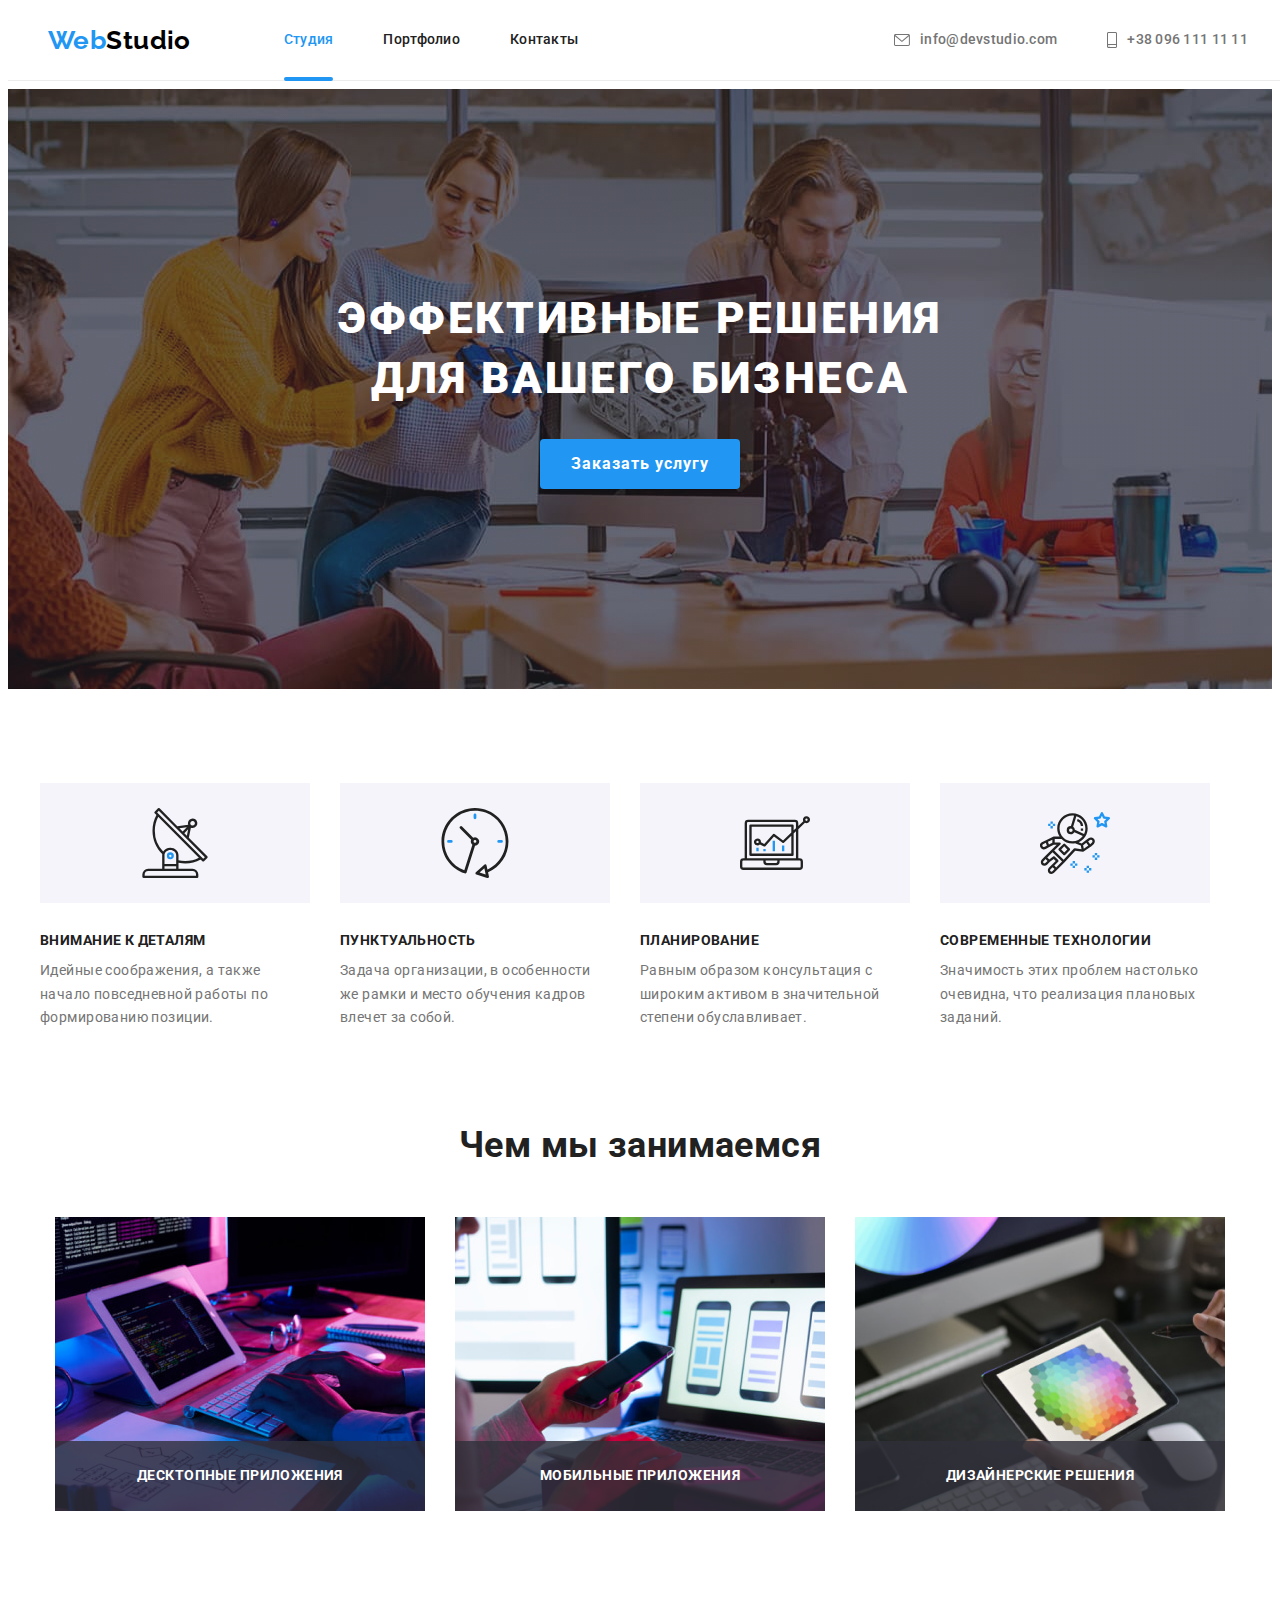
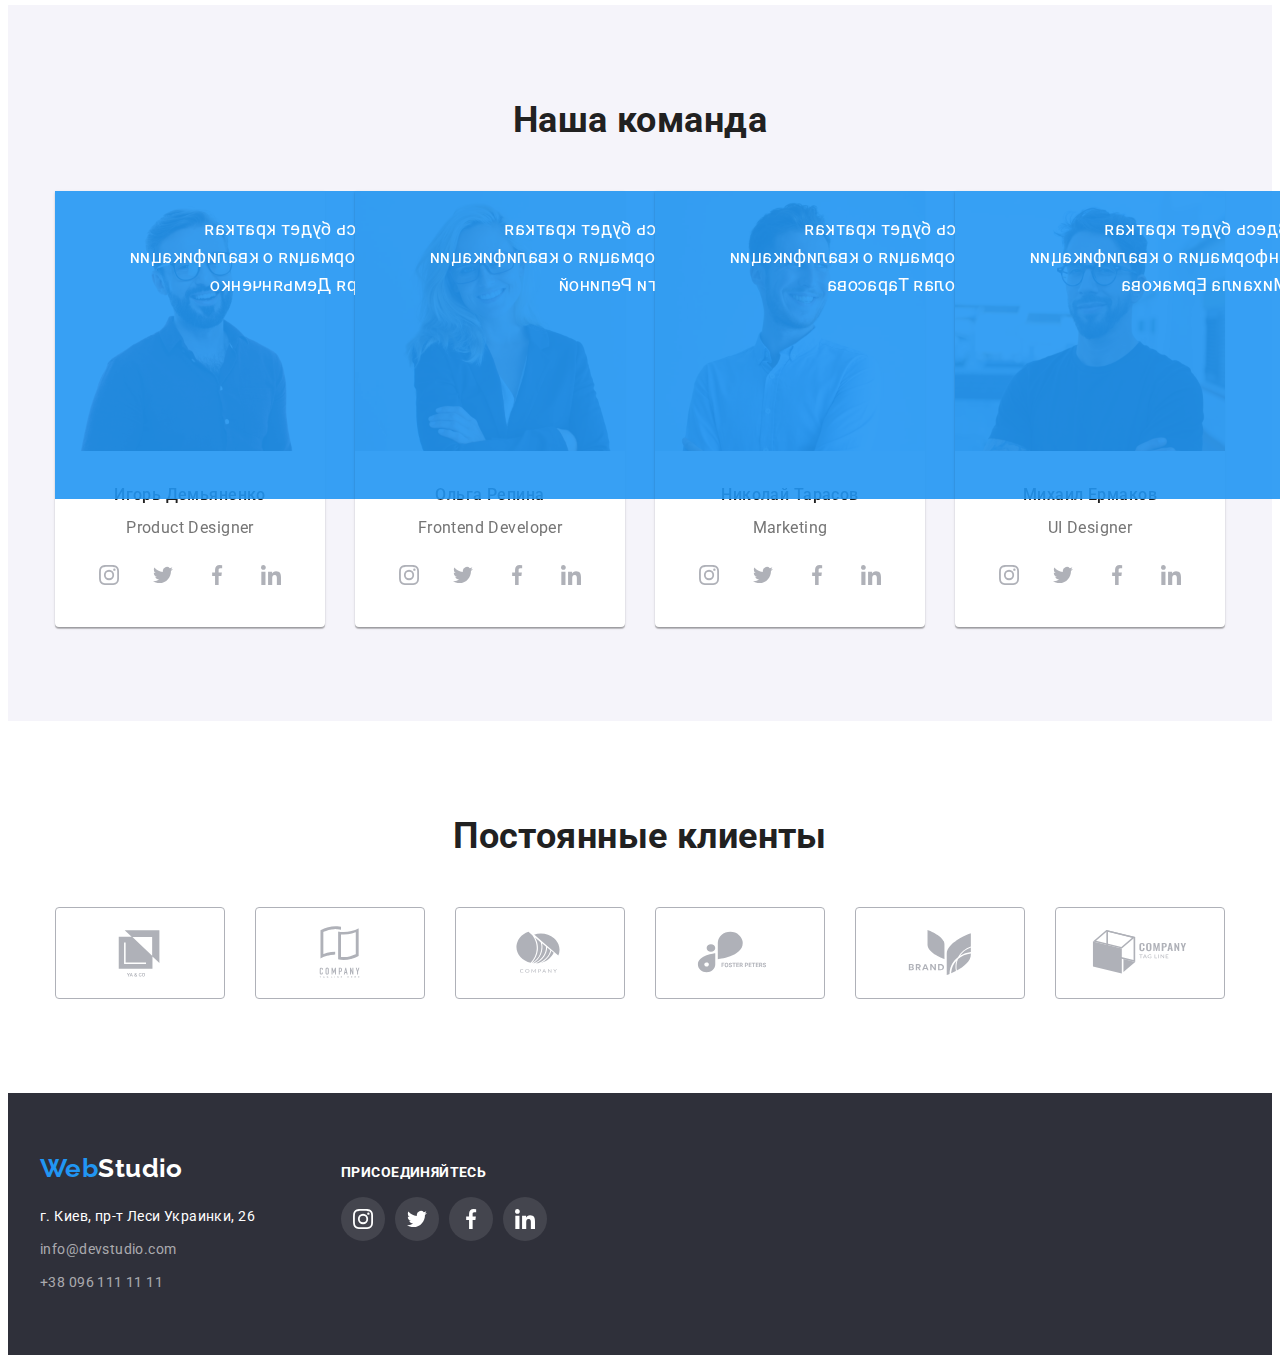
<file: index.html>
<!DOCTYPE html>
<html lang="ru">
<head>
    <meta charset="UTF-8">
    <meta http-equiv="X-UA-Compatible" content="IE=edge">
    <meta name="viewport" content="width=device-width, initial-scale=1.0">
    <title>Студия</title>
    <link rel="preconnect" href="https://fonts.googleapis.com">
    <link rel="preconnect" href="https://fonts.gstatic.com" crossorigin>
    <link href="https://fonts.googleapis.com/css2?family=Raleway:wght@700&family=Roboto:wght@400;500;700;900&display=swap"
        rel="stylesheet">
    <link rel="stylesheet" href="https://cdnjs.cloudflare.com/ajax/libs/modern-normalize/1.1.0/modern-normalize.min.css"
        integrity="sha512-wpPYUAdjBVSE4KJnH1VR1HeZfpl1ub8YT/NKx4PuQ5NmX2tKuGu6U/JRp5y+Y8XG2tV+wKQpNHVUX03MfMFn9Q=="
        crossorigin="anonymous" referrerpolicy="no-referrer">
    <link rel="stylesheet" href="./css/styles.css">
</head>
<body>
    <!-- Шапка -->
    <header class="page-header">
       <div class="header-container container">
            <nav class="header-item site-nav">
                <a href="./index.html" class="site-nav-item header-logo logo">
                    <span class="logo-part">Web</span>Studio
                </a>
            
                <ul class="site-nav-item nav-tabs list">
                    <li class="nav-tabs-item"><a href="./index.html" class="nav-tab link current">Студия</a></li>
                    <li class="nav-tabs-item"><a href="./portfolio.html" class="nav-tab link">Портфолио</a></li>
                    <li class="nav-tabs-item"><a href="" class="nav-tab link">Контакты</a></li>
                </ul>
            
            </nav>
            
            <ul class="header-item auth-nav list">
                <li class="auth-nav-item">
                    <a href="mailto:" class="nav-auth link"> 
                        <svg class="auth-icon-box " width=16 height=12>
                            <use href="./images/symbol-defs.svg#icon-envelope"></use>
                        </svg>
                        info@devstudio.com
                    </a>
                </li>
                
                <li class="auth-nav-item">
                    <a href="tel:" class="nav-auth link">
                        <svg class="auth-icon-box"  width=10 height=16>
                            <use href="./images/symbol-defs.svg#icon-smartphone"></use>
                        </svg>
                        +38 096 111 11 11
                    </a>
                </li>
            </ul>
       </div>
    </header>

    <!-- Унікальна частина -->
    <main>
        <!-- Герой -->
        <section class="hero">
            <div class="container hero-container">
                <h1 class="hero-title">Эффективные решения<br> для вашего бизнеса</h1>
                <button type="button" class="hero-button" data-modal-open>Заказать услугу</button>
            </div>
        </section>
        
        <!-- Наші переваги -->
        <section class="section-feature">
            <div class="container">
                <h2 hidden class="section-title">Наши преимущества</h2>
                
                <ul class="feature-list  list">
                    <li class="feature-list-item">
                        <div class="feature-icon-wrapper">
                            <svg class="feature-icon-box">
                                <use href="./images/symbol-defs.svg#icon-antenna" >  </use>
                            </svg>
                        </div>
                        <h3 class="feature-list-title">Внимание к деталям</h3>
                        <p class="feature-list-text text">
                            Идейные соображения, а также начало повседневной работы по формированию позиции.
                        </p>
                    </li>
                    <li class="feature-list-item">
                        <div class="feature-icon-wrapper">
                            <svg class="feature-icon-box">
                                <use href="./images/symbol-defs.svg#icon-clock"> </use>
                            </svg>
                        </div>
                        <h3 class="feature-list-title">Пунктуальность</h3>
                        <p class="feature-list-text text">
                            Задача организации, в особенности же рамки и место обучения кадров влечет за собой.
                        </p>
                    </li>
                    <li class="feature-list-item">
                        <div class="feature-icon-wrapper">
                            <svg class="feature-icon-box">
                                <use href="./images/symbol-defs.svg#icon-diagram" > </use>
                            </svg>
                        </div>
                        <h3 class="feature-list-title">Планирование</h3>
                        <p class="feature-list-text text">
                            Равным образом консультация с широким активом в значительной степени обуславливает.
                        </p>
                    </li>
                    <li class="feature-list-item">
                        <div class="feature-icon-wrapper">
                            <svg class="feature-icon-box">
                                <use href="./images/symbol-defs.svg#icon-astronaut"> </use>
                            </svg>
                        </div>
                        <h3 class="feature-list-title">Современные технологии</h3>
                        <p class="feature-list-text text">
                            Значимость этих проблем настолько очевидна, что реализация плановых заданий.
                        </p>
                    </li>
                </ul>
            </div>
        </section>
        
        <!-- Чим ми займаємось -->
        <section class="section">
            <div class="container what_we_do-conteiner">
                <h2 class="section-title">Чем мы занимаемся</h2>
                <ul class="what_we_do-list list">
                    <li class="what_we_do-item">
                        <img src="./images/what_we_do_1.jpg" class="image" alt="Компьютер и айпад на рабочем столе" width="370">
                        <h3 class="what_we_do-item-title">Десктопные приложения</h3>
                    </li>
                    <li class="what_we_do-item">
                        <img src="./images/what_we_do_2.jpg" class="image" alt="Ноутбук и телефон" width="370">
                        <h3 class="what_we_do-item-title">Мобильные приложения</h3>
                    </li>
                    <li class="what_we_do-item">
                        <img src="./images/what_we_do_3.jpg" class="image" alt="Планшет с цветным изображением на фоне компьютера" width="370">
                        <h3 class="what_we_do-item-title">Дизайнерские решения</h3>
                    </li>
                </ul>
            </div>
        </section>
        
        <!-- Наша команда -->
        <section class="team section">
            <div class="container">
                <h2 class="section-title">Наша команда</h2>
        
                <ul class="team-list list">
                    <li class="team-card">
                        <div class="team-flip">
                            <img src="./images/igor_d.jpg" class="team-image image" alt="Игорь Демьяненко" width="270">
                            <p class="team-overlay">Здесь будет краткая информация о квалификации Игоря Демьянченко</p>
                            
                        </div>
                        
                        
                        <div class="team-card-content">
                            <h3 class="team-card-title">Игорь Демьяненко</h3>
                            <p class="team-card-position">Product Designer</p>
                            
                            <ul class="social-links list">
                                <li class="social-link-item">
                                    <a href="" class="social-link link">
                                        <svg class="icon-box-social">
                                            <use href="./images/symbol-defs.svg#icon-instagram"></use>
                                        </svg>
                                    </a>
                                </li>
                                <li class="social-link-item">
                                    <a href="" class="social-link link">
                                        <svg class="icon-box-social">
                                            <use href="./images/symbol-defs.svg#icon-twitter"></use>
                                        </svg>
                                    </a>
                                </li>
                                <li class="social-link-item">
                                    <a href="" class="social-link link">
                                        <svg class="icon-box-social">
                                            <use href="./images/symbol-defs.svg#icon-facebook"></use>
                                        </svg>
                                    </a>
                                </li>
                                <li class="social-link-item">
                                    <a href="" class="social-link link">
                                        <svg class="icon-box-social">
                                            <use href="./images/symbol-defs.svg#icon-linkedin"></use>
                                        </svg>
                                    </a>
                                </li>
                            </ul>

                            
                        </div>                          
                    </li>

                    <li class="team-card">
                        <div class="team-flip">
                            <img src="./images/olga_r.jpg" class="team-image image" alt="Ольга Репина" width="270">
                            <p class="team-overlay">Здесь будет краткая информация о квалификации Ольги Репиной</p>
                        
                        </div>
                        
                        <div class="team-card-content">
                            <h3 class="team-card-title">Ольга Репина</h3>
                            <p class="team-card-position">Frontend Developer</p>

                            <ul class="social-links list">
                                <li class="social-link-item">
                                    <a href="" class="social-link link">
                                        <svg class="icon-box-social">
                                            <use href="./images/symbol-defs.svg#icon-instagram"></use>
                                        </svg>
                                    </a>
                                </li>
                                <li class="social-link-item">
                                    <a href="" class="social-link link">
                                        <svg class="icon-box-social">
                                            <use href="./images/symbol-defs.svg#icon-twitter"></use>
                                        </svg>
                                    </a>
                                </li>
                                <li class="social-link-item">
                                    <a href="" class="social-link link">
                                        <svg class="icon-box-social">
                                            <use href="./images/symbol-defs.svg#icon-facebook"></use>
                                        </svg>
                                    </a>
                                </li>
                                <li class="social-link-item">
                                    <a href="" class="social-link link">
                                        <svg class="icon-box-social">
                                            <use href="./images/symbol-defs.svg#icon-linkedin"></use>
                                        </svg>
                                    </a>
                                </li>
                            </ul>
                        </div>                        
                    </li>

                    <li class="team-card">
                        <div class="team-flip">
                            <img src="./images/nikolay_t.jpg" class="team-image image" alt="Николай Тарасов" width="270">
                            <p class="team-overlay">Здесь будет краткая информация о квалификации Николая Тарасова</p>
                        
                        </div>
                        
                        <div class="team-card-content">
                            <h3 class="team-card-title">Николай Тарасов</h3>
                            <p class="team-card-position">Marketing</p>

                            <ul class="social-links list">
                                <li class="social-link-item">
                                    <a href="" class="social-link link">
                                        <svg class="icon-box-social">
                                            <use href="./images/symbol-defs.svg#icon-instagram"></use>
                                        </svg>
                                    </a>
                                </li>
                                <li class="social-link-item">
                                    <a href="" class="social-link link">
                                        <svg class="icon-box-social">
                                            <use href="./images/symbol-defs.svg#icon-twitter"></use>
                                        </svg>
                                    </a>
                                </li>
                                <li class="social-link-item">
                                    <a href="" class="social-link link">
                                        <svg class="icon-box-social">
                                            <use href="./images/symbol-defs.svg#icon-facebook"></use>
                                        </svg>
                                    </a>
                                </li>
                                <li class="social-link-item">
                                    <a href="" class="social-link link">
                                        <svg class="icon-box-social">
                                            <use href="./images/symbol-defs.svg#icon-linkedin"></use>
                                        </svg>
                                    </a>
                                </li>
                            </ul>
                        </div>                        
                    </li>

                    <li class="team-card">
                        <div class="team-flip">
                            <img src="./images/mihail_ye.jpg" class="team-image image" alt="Михаил Ермаков" width="270">
                            <p class="team-overlay">Здесь будет краткая информация о квалификации Михаила Ермакова</p>
                        
                        </div>
                        
                        <div class="team-card-content">
                            <h3 class="team-card-title">Михаил Ермаков</h3>
                            <p class="team-card-position">UI Designer</p>

                            <ul class="social-links list">
                                <li class="social-link-item">
                                    <a href="" class="social-link link">
                                        <svg class="icon-box-social">
                                            <use href="./images/symbol-defs.svg#icon-instagram"></use>
                                        </svg>
                                    </a>
                                </li>
                                <li class="social-link-item">
                                    <a href="" class="social-link link">
                                        <svg class="icon-box-social">
                                            <use href="./images/symbol-defs.svg#icon-twitter"></use>
                                        </svg>
                                    </a>
                                </li>
                                <li class="social-link-item">
                                    <a href="" class="social-link link">
                                        <svg class="icon-box-social">
                                            <use href="./images/symbol-defs.svg#icon-facebook"></use>
                                        </svg>
                                    </a>
                                </li>
                                <li class="social-link-item">
                                    <a href="" class="social-link link">
                                        <svg class="icon-box-social">
                                            <use href="./images/symbol-defs.svg#icon-linkedin"></use>
                                        </svg>
                                    </a>
                                </li>
                            </ul>
                        </div>                        
                    </li>
                </ul>
            </div>
        </section>

        <!-- Постійні клієнти -->
        <section class="section ">
            <div class="container">
                <h2 class="section-title">Постоянные клиенты</h2>

                <ul class="clients list">
                    <li class="client">
                        <a href="" class="client-link link">
                            <svg class="icon-client-box">
                                <use href="./images/symbol-defs.svg#icon-logo1"></use>
                            </svg>
                        </a>
                    </li>
                
                    <li class="client">
                        <a href="" class="client-link link">
                            <svg class="icon-client-box">
                                <use href="./images/symbol-defs.svg#icon-logo2"></use>
                            </svg>
                        </a>
                    </li>
               
                    <li class="client">
                        <a href="" class="client-link link">
                            <svg class="icon-client-box">
                                <use href="./images/symbol-defs.svg#icon-logo3"></use>
                            </svg>
                        </a>
                    </li>
               
                    <li class="client">
                        <a href="" class="client-link link">
                            <svg class="icon-client-box">
                                <use href="./images/symbol-defs.svg#icon-logo4"></use>
                            </svg>
                        </a>
                    </li>
                
                    <li class="client">
                        <a href="" class="client-link link">
                            <svg class="icon-client-box">
                                <use href="./images/symbol-defs.svg#icon-logo5"></use>
                            </svg>
                        </a>
                    </li>
               
                    <li class="client">
                        <a href="" class="client-link link">
                            <svg class="icon-client-box">
                                <use href="./images/symbol-defs.svg#icon-logo6"></use>
                            </svg>
                        </a>
                    </li>
                </ul>
            </div>
        </section>

    </main>

    <!-- Підвал -->
    <footer class="footer">
       <div class="container footer-containers">
            <div class="footer-address">
                <a href="./" class="footer-logo logo">
                    <span class="logo-part">Web</span>Studio
                </a>
                <address class="address">
                    г. Киев, пр-т Леси Украинки, 26
                
                    <ul class="address-list list">
                        <li class="address-item"><a href="mailto:" class="footer-auth link">info@devstudio.com</a></li>
                        <li class="address-item"><a href="tel:" class="footer-auth link">+38 096 111 11 11</a></li>
                    </ul>
                </address>
            </div>

            <div class="footer-links">
                <p class="title-linc text">присоединяйтесь</p>
            
                <ul class="social-links list">
                    <li class="social-link-item">
                        <a href="" class="social-link social-link-footer link">
                            <svg class="icon-box-social">
                                <use href="./images/symbol-defs.svg#icon-instagram"></use>
                            </svg>
                        </a>
                    </li>
                    <li class="social-link-item">
                        <a href="" class="social-link social-link-footer link">
                            <svg class="icon-box-social">
                                <use href="./images/symbol-defs.svg#icon-twitter"></use>
                            </svg>
                        </a>
                    </li>
                    <li class="social-link-item">
                        <a href="" class="social-link social-link-footer link">
                            <svg class="icon-box-social">
                                <use href="./images/symbol-defs.svg#icon-facebook"></use>
                            </svg>
                        </a>
                    </li>
                    <li class="social-link-item">
                        <a href="" class="social-link social-link-footer link">
                            <svg class="icon-box-social">
                                <use href="./images/symbol-defs.svg#icon-linkedin"></use>
                            </svg>
                        </a>
                    </li>
                </ul>
            </div>
            
       </div>

      
    </footer>

    <div class="backdrop is-hidden" data-modal>
        <div class="modal">
            <button class="button-close" data-modal-close>
                <svg class="icon-box-close">
                    <use href="./images/symbol-defs.svg#icon-close-black-18dp"></use>
                </svg>
            </button>
        </div>
    </div>

    <script src="./js/modal.js"></script>
    <script>
        const { height: pageHeaderHeight } = document
            .querySelector(".page-header")
            .getBoundingClientRect();

        document.body.style.paddingTop = `${pageHeaderHeight}px`;
    </script>
</body>
</html>
</file>
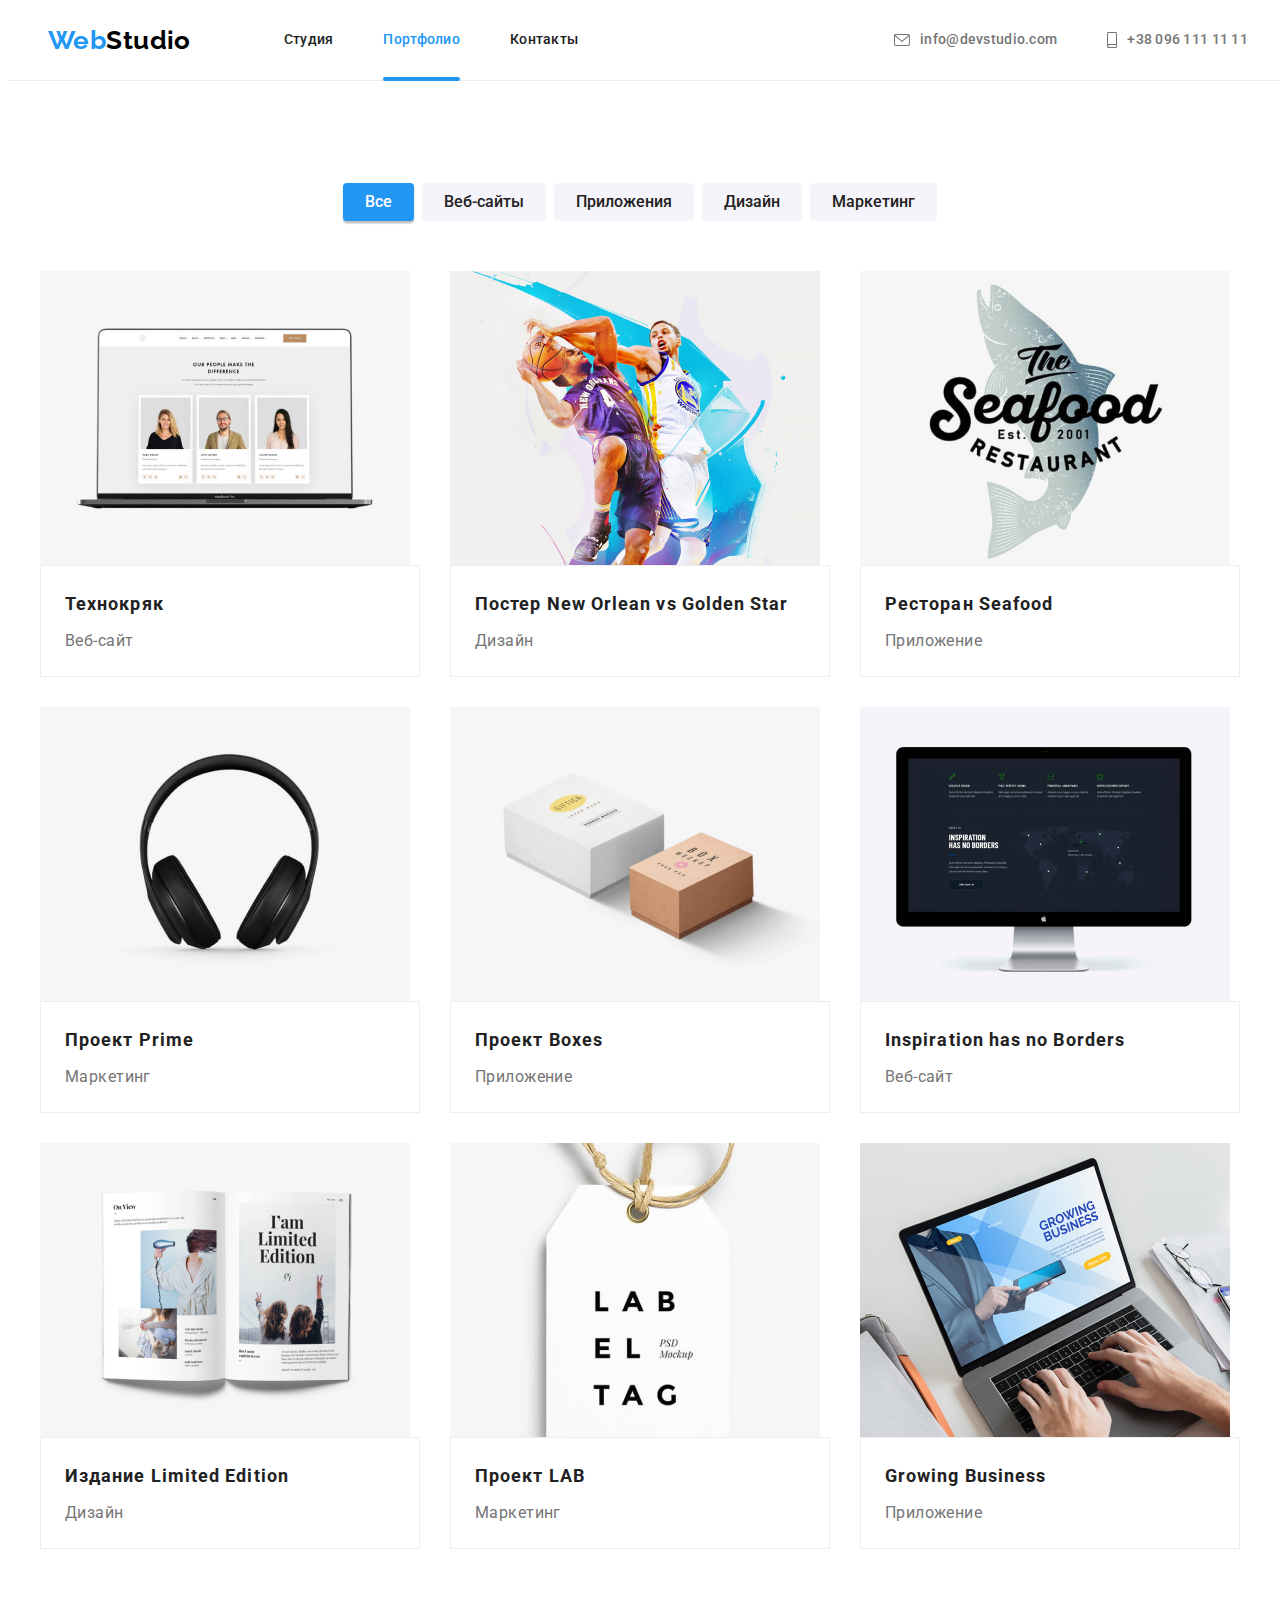
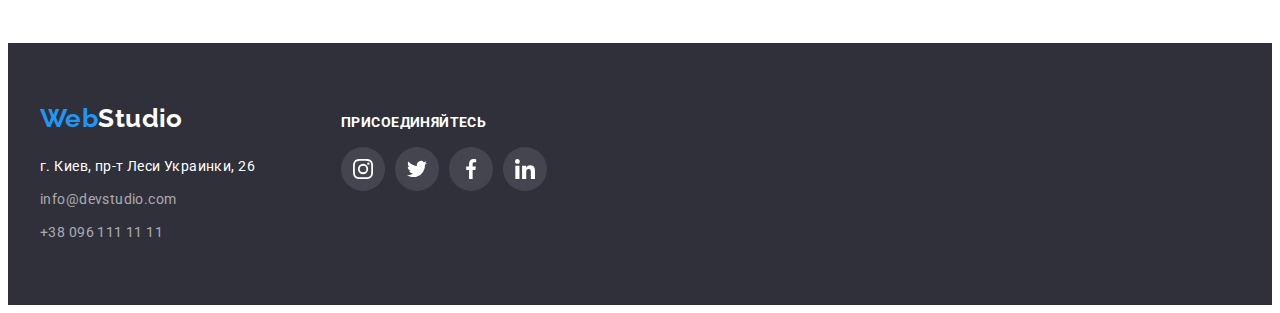
<file: portfolio.html>
<!DOCTYPE html>
<html lang="ru">
<head>
    <meta charset="UTF-8">
    <meta http-equiv="X-UA-Compatible" content="IE=edge">
    <meta name="viewport" content="width=device-width, initial-scale=1.0">
    <title>Портфолио</title>
    <link rel="preconnect" href="https://fonts.googleapis.com">
    <link rel="preconnect" href="https://fonts.gstatic.com" crossorigin>
    <link href="https://fonts.googleapis.com/css2?family=Raleway:wght@700&family=Roboto:wght@400;500;700;900&display=swap"
        rel="stylesheet">
    <link rel="stylesheet" href="https://cdnjs.cloudflare.com/ajax/libs/modern-normalize/1.1.0/modern-normalize.min.css"
        integrity="sha512-wpPYUAdjBVSE4KJnH1VR1HeZfpl1ub8YT/NKx4PuQ5NmX2tKuGu6U/JRp5y+Y8XG2tV+wKQpNHVUX03MfMFn9Q=="
        crossorigin="anonymous" referrerpolicy="no-referrer">
    <link rel="stylesheet" href="./css/styles.css">
</head>
<body>
    <!-- Шапка -->
<header class="page-header">
    <div class="header-container container">
        <nav class="header-item site-nav">
            <a href="./index.html" class="site-nav-item header-logo logo">
                <span class="logo-part">Web</span>Studio
            </a>

            <ul class="site-nav-item nav-tabs list">
                <li class="nav-tabs-item"><a href="./index.html" class="nav-tab link">Студия</a></li>
                <li class="nav-tabs-item"><a href="./portfolio.html" class="nav-tab link  current">Портфолио</a></li>
                <li class="nav-tabs-item"><a href="" class="nav-tab link">Контакты</a></li>
            </ul>

        </nav>

        <ul class="header-item auth-nav list">
            <li class="auth-nav-item">
                <a href="mailto:" class="nav-auth link">
                    <svg class="auth-icon-box " width=16 height=12>
                        <use href="./images/symbol-defs.svg#icon-envelope"></use>
                    </svg>
                    info@devstudio.com
                </a>
            </li>
            <li class="auth-nav-item">
                <a href="tel:" class="nav-auth link">
                    <svg class="auth-icon-box" width=10 height=16>
                        <use href="./images/symbol-defs.svg#icon-smartphone"></use>
                    </svg>
                    +38 096 111 11 11
                </a>
            </li>
        </ul>
    </div>
</header>

    <main>
        <section class="section">
            <!-- Фільтр -->
            <div class="filter-container container">
                <ul class="filter list">
                    <li class="filter-item"><button type="button" class="filter-button current">Все</button></li>
                    <li class="filter-item"><button type="button" class="filter-button">Веб-сайты</button></li>
                    <li class="filter-item"><button type="button" class="filter-button">Приложения</button></li>
                    <li class="filter-item"><button type="button" class="filter-button">Дизайн</button></li>
                    <li class="filter-item"><button type="button" class="filter-button">Маркетинг</button></li>
                </ul>
            </div>
            <!-- Наші проекти -->
            <div class="project-container container">
                <h1 hidden class="section-title">Наши проекты</h1>

                <ul class="project-list list">
                    <li class="project-item">
                        <a href="" class="project-card link">
                            <div class="project-image">
                                <img src="./images/technocrack.jpg" class="project-card-image image" alt="макбукпро с изображением карточек трех людей"
                                    width="370">
                                <p class="project-image-overlay">Технокряк это современная площадка распространения коронавируса. Компании используют эту платформу для цифрового
                                    шпионажа и атак на защищённые сервера конкурентов.
                                </p>
                            </div>                           
                            <div class="project-card-content">
                                <h2 class="project-card-title">Технокряк</h2>
                                <p class="project-card-type">Веб-сайт</p>
                            </div>
                        </a>
                    </li>
                    
                    <li class="project-item">
                        <a href="" class="project-card link">
                            <div class="project-image">
                                <img src="./images/new-orlean-vs-golden-star.jpg" class="project-card-image image"
                                alt="баскетболист в прыжке пытается забрать мячь у другого баскетболиста" width="370">
                                <p class="project-image-overlay">
                                    Lorem ipsum dolor sit amet consectetur adipisicing elit. Placeat aliquid odio doloribus modi et nisi, nihil magnam labore amet eius vero, vel assumenda, saepe quibusdam possimus dignissimos impedit iste commodi.
                                </p>
                            </div>
                            
                            <div class="project-card-content">
                                <h2 class="project-card-title">Постер New Orlean vs Golden Star</h2>
                                <p class="project-card-type">Дизайн</p>
                            </div>
                        </a>
                    </li>

                    <li class="project-item">
                        <a href="" class="project-card link">
                            <div class="project-image">
                                <img src="./images/seafood.jpg" class="project-card-image image" alt="логотип магазина сифуд на фоне выпрыгнувше из воды форели" width="370">
                               
                                <p class="project-image-overlay">
                                    Lorem ipsum dolor sit amet consectetur adipisicing elit. Placeat aliquid odio doloribus modi et nisi, nihil
                                    magnam labore amet eius vero, vel assumenda, saepe quibusdam possimus dignissimos impedit iste commodi.
                                </p>
                            </div>
                            
                            <div class="project-card-content">
                                <h2 class="project-card-title">Ресторан Seafood</h2>
                                <p class="project-card-type">Приложение</p>
                            </div>

                        </a>
                    </li>

                    <li class="project-item">
                        <a href="" class="project-card link">
                            <div class="project-image">
                                <img src="./images/prime.jpg" class="project-card-image image" alt="черные блютузнаушники" width="370">
                            
                                <p class="project-image-overlay">
                                    Lorem ipsum dolor sit amet consectetur adipisicing elit. Placeat aliquid odio doloribus modi et nisi, nihil
                                    magnam labore amet eius vero, vel assumenda, saepe quibusdam possimus dignissimos impedit iste commodi.
                                </p>
                            </div>

                            <div class="project-card-content">
                                <h2 class="project-card-title">Проект Prime</h2>
                                <p class="project-card-type">Маркетинг</p>
                            </div>
                        </a>
                    </li>

                    <li class="project-item">
                        <a href="" class="project-card link">
                            <div class="project-image">
                                <img src="./images/boxes.jpg" class="project-card-image image" alt="две коробки белая и коричневая в изометрической проекции" width="370">
                            
                                <p class="project-image-overlay">
                                    Lorem ipsum dolor sit amet consectetur adipisicing elit. Placeat aliquid odio doloribus modi et nisi, nihil
                                    magnam labore amet eius vero, vel assumenda, saepe quibusdam possimus dignissimos impedit iste commodi.
                                </p>
                            </div>

                            <div class="project-card-content">
                                <h2 class="project-card-title">Проект Boxes</h2>
                                <p class="project-card-type">Приложение</p>
                            </div>
                        </a>
                    </li>

                    <li class="project-item">
                        <a href="" class="project-card link">
                            <div class="project-image">
                                <img src="./images/inspiration-has-no-borders.jpg" class="project-card-image image" alt="черный монитор с изображением страницы сайта"
                                    width="370">
                            
                                <p class="project-image-overlay">
                                    Lorem ipsum dolor sit amet consectetur adipisicing elit. Placeat aliquid odio doloribus modi et nisi, nihil
                                    magnam labore amet eius vero, vel assumenda, saepe quibusdam possimus dignissimos impedit iste commodi.
                                </p>
                            </div>

                            <div class="project-card-content">
                                <h2 class="project-card-title">Inspiration has no Borders</h2>
                                <p class="project-card-type">Веб-сайт</p>
                            </div>
                        </a>
                    </li>

                    <li class="project-item">
                        <a href="" class="project-card link">
                            <div class="project-image">
                                <img src="./images/limited-edition.jpg" class="project-card-image image" alt="разворот книги" width="370">
                            
                                <p class="project-image-overlay">
                                    Lorem ipsum dolor sit amet consectetur adipisicing elit. Placeat aliquid odio doloribus modi et nisi, nihil
                                    magnam labore amet eius vero, vel assumenda, saepe quibusdam possimus dignissimos impedit iste commodi.
                                </p>
                            </div>

                            <div class="project-card-content">
                                <h2 class="project-card-title">Издание Limited Edition</h2>
                                <p class="project-card-type">Дизайн</p>
                            </div>
                        </a>
                    </li>

                    <li class="project-item">
                        <a href="" class="project-card link">
                            <div class="project-image">
                                <img src="./images/lab.jpg" class="project-card-image image" alt="белая бирка с надписью лаб ел таг" width="370">
                            
                                <p class="project-image-overlay">
                                    Lorem ipsum dolor sit amet consectetur adipisicing elit. Placeat aliquid odio doloribus modi et nisi, nihil
                                    magnam labore amet eius vero, vel assumenda, saepe quibusdam possimus dignissimos impedit iste commodi.
                                </p>
                            </div>

                            <div class="project-card-content">
                                <h2 class="project-card-title">Проект LAB</h2>
                                <p class="project-card-type">Маркетинг</p>
                            </div>
                        </a>
                    </li>

                    <li class="project-item">
                        <a href="" class="project-card link">
                            <div class="project-image">
                                <img src="./images/growing-business.jpg" class="project-card-image image" alt="мужские руки печатающие на ноутбуке" width="370">
                                
                                <p class="project-image-overlay">
                                    Lorem ipsum dolor sit amet consectetur adipisicing elit. Placeat aliquid odio doloribus modi et nisi, nihil
                                    magnam labore amet eius vero, vel assumenda, saepe quibusdam possimus dignissimos impedit iste commodi.
                                </p>
                            </div>

                            <div class="project-card-content">
                                <h2 class="project-card-title">Growing Business</h2>
                                <p class="project-card-type">Приложение</p>
                            </div>
                        </a>
                    </li>
                </ul>
            </div>
        </section>
    </main>
    <!-- Підвал -->
    <footer class="footer">
        <div class="container footer-containers">
            <div class="footer-address">
                <a href="./" class="footer-logo logo">
                    <span class="logo-part">Web</span>Studio
                </a>
                <address class="address">
                    г. Киев, пр-т Леси Украинки, 26
    
                    <ul class="address-list list">
                        <li class="address-item"><a href="mailto:" class="footer-auth link">info@devstudio.com</a></li>
                        <li class="address-item"><a href="tel:" class="footer-auth link">+38 096 111 11 11</a></li>
                    </ul>
                </address>
            </div>
    
            <div class="footer-links">
                <p class="title-linc text">присоединяйтесь</p>
    
                <ul class="social-links list">
                    <li class="social-link-item">
                        <a href="" class="social-link social-link-footer link">
                            <svg class="icon-box-social">
                                <use href="./images/symbol-defs.svg#icon-instagram"></use>
                            </svg>
                        </a>
                    </li>
                    <li class="social-link-item">
                        <a href="" class="social-link social-link-footer link">
                            <svg class="icon-box-social">
                                <use href="./images/symbol-defs.svg#icon-twitter"></use>
                            </svg>
                        </a>
                    </li>
                    <li class="social-link-item">
                        <a href="" class="social-link social-link-footer link">
                            <svg class="icon-box-social">
                                <use href="./images/symbol-defs.svg#icon-facebook"></use>
                            </svg>
                        </a>
                    </li>
                    <li class="social-link-item">
                        <a href="" class="social-link social-link-footer link">
                            <svg class="icon-box-social">
                                <use href="./images/symbol-defs.svg#icon-linkedin"></use>
                            </svg>
                        </a>
                    </li>
                </ul>
            </div>
    
        </div>
    
    
    </footer>

    <script>
        const { height: pageHeaderHeight } = document
            .querySelector(".page-header")
            .getBoundingClientRect();

        document.body.style.paddingTop = `${pageHeaderHeight}px`;
    </script>
</body>
</html>
</file>
<file: css/styles.css>
:root {
  --primari-text-color: #757575;
  --tittle-text-color: #212121;
  --acsent-color: #2196f3;
  --second-acsent-color: #ffffff;
  --primary-bg-color: #ffffff;
  --second-bg-color: #f5f4fa;
  --third-bg-color: #2f303a;
  --linc-fill-color: #afb1b8;
}

body {
  color: var(--primari-text-color);
  font-family: Roboto, sans-serif;
  font-weight: 400;
  font-size: 14px;
  line-height: 1.71;
  letter-spacing: 0.03em;

  background-color: var(--primary-bg-color);
}

.container {
  width: 1200px;
  margin: 0 auto;
  padding-left: 15px;
  padding-right: 15px;
}

.list {
  list-style: none;
  margin: 0;
  padding: 0;
}

.text {
  margin: 0;
}

.image {
  display: block;
  max-width: 100%;
  height: auto;
}

.link,
.logo,
.address {
  color: inherit;
  text-decoration: none;
  font-style: inherit;

  transition: 250ms color cubic-bezier(0.4, 0, 0.2, 1);
}

/* Логотип */

.logo {
  font-family: Raleway, sans-serif;
  font-weight: 700;
  font-size: 26px;
  line-height: 1.19;
}

.header-logo {
  color: #000000;
}

.logo-part,
.logo:hover {
  color: var(--acsent-color);
}

/* Навігація */
.page-header {
  z-index: 1;
  position: fixed;
  width: 100%;
  top: 0;

  display: flex;
  flex-basis: 100%;

  border-bottom: 1px solid #ececec;

  background-color: var(--primary-bg-color);
}
.header-container {
  display: flex;
  align-items: center;
}
.site-nav {
  display: flex;
  align-items: center;
}

.nav-tabs {
  display: flex;
  margin-left: 93px;
}

.nav-tab {
  color: var(--tittle-text-color);
}

.nav-tab,
.nav-auth {
  display: flex;
  padding-top: 32px;
  padding-bottom: 32px;
  align-items: center;

  font-weight: 500;
  font-size: 14px;
  line-height: 1.14;
  letter-spacing: 0.02em;
  fill: var(--primari-text-color);

  transition: 250ms color cubic-bezier(0.4, 0, 0.2, 1), 250ms fill cubic-bezier(0.4, 0, 0.2, 1);
}

.nav-tab:hover,
.nav-auth:hover,
.nav-tab:focus,
.nav-auth:focus,
.nav-tab.current {
  color: var(--acsent-color);
  fill: var(--acsent-color);
}

.nav-tab.current {
  position: relative;
}

.nav-tab.current::after {
  content: '';
  display: block;
  width: 100%;
  height: 4px;
  border-radius: 2px;
  background-color: var(--acsent-color);

  position: absolute;
  bottom: -1px;
}

.auth-nav {
  display: flex;
  margin-left: auto;
}

.nav-tabs-item:not(:first-child),
.auth-nav-item:not(:first-child) {
  margin-left: 50px;
}

.auth-icon-box {
  margin-right: 10px;
}

/* Герой */
.hero {
  background-image: linear-gradient(to right, rgba(47, 48, 58, 0.4), rgba(47, 48, 58, 0.4)),
    url('../images/hero-bgi.jpg');
  background-color: #c4c4c4;
  background-repeat: no-repeat;
  background-position: center;
  background-size: auto;
}

.hero-container {
  padding-top: 200px;
  padding-bottom: 200px;

  text-align: center;
}

.hero-title {
  margin: 0;

  color: var(--second-acsent-color);
  font-weight: 900;
  font-size: 44px;
  line-height: 1.36;
  text-align: center;
  letter-spacing: 0.06em;
  text-transform: uppercase;
}

.hero-button {
  width: 200px;
  height: 50px;
  border: none;
  box-shadow: 0px 4px 4px rgba(0, 0, 0, 0.15);
  border-radius: 4px;
  margin-top: 30px;

  color: var(--second-acsent-color);
  font-family: inherit;
  font-weight: 700;
  font-size: 16px;
  line-height: 1.87;
  letter-spacing: 0.06em;

  background-color: var(--acsent-color);
  cursor: pointer;

  transition: 250ms background-color cubic-bezier(0.4, 0, 0.2, 1);
}

.hero-button:hover,
.hero-button:focus {
  background-color: #188ce8;
}

/* Секції */
.section {
  padding-top: 94px;
  padding-bottom: 94px;
}

.section-title {
  margin-top: 0;
  margin-bottom: 50px;

  color: var(--tittle-text-color);
  font-weight: 700;
  font-size: 36px;
  line-height: 1.17;
  text-align: center;
}

/* Наші переваги */
.section-feature {
  padding-top: 94px;
}

.feature-list {
  display: flex;
  flex-wrap: wrap;
}

.feature-list-item {
  display: block;
  width: 270px;
}

.feature-list-item:not(:first-child) {
  margin-left: 30px;
}

.feature-icon-wrapper {
  position: relative;
  display: flex;
  height: 120px;
  justify-content: center;
  align-items: center;
  margin-bottom: 30px;
  background-color: var(--second-bg-color);
}

.feature-icon-wrapper::before {
  content: '';
  position: absolute;

  width: 0%;
  height: 100%;
  right: 0;
  background-color: rgba(33, 149, 243, 0.5);
  /* opacity: 0; */
  transition: 250ms width cubic-bezier(0.4, 0, 0.2, 1);
}

.feature-icon-wrapper:hover::before {
  /* opacity: 1; */
  width: 100%;
  left: 0;
}

.feature-icon-box {
  width: 70px;
  height: 70px;
}

.feature-list-title {
  margin-top: 0;
  margin-bottom: 10px;

  color: var(--tittle-text-color);
  font-weight: 700;
  font-size: 14px;
  line-height: 1.14;
  text-transform: uppercase;
}

/* Чим ми займаємось */

.what_we_do-list {
  display: flex;
  flex-wrap: wrap;
  justify-content: center;
  align-items: center;
}

.what_we_do-item {
  position: relative;
}

.what_we_do-item:not(:first-child) {
  margin-left: 30px;
}

.what_we_do-item-title {
  position: absolute;
  bottom: 0;
  left: 0;
  right: 0;
  display: block;
  margin-top: 0;
  margin-bottom: 0;
  padding-top: 27px;
  padding-bottom: 27px;
  background: rgba(47, 48, 58, 0.8);

  font-weight: 700;
  font-size: 14px;
  line-height: 1.14;
  text-align: center;
  text-transform: uppercase;
  color: var(--second-acsent-color);

  opacity: 1;
  transition: 250ms opacity cubic-bezier(0.4, 0, 0.2, 1);
}

.what_we_do-item-title:hover {
  opacity: 0;
}

/* Наша коанда */
.team {
  background-color: var(--second-bg-color);
}

.team-list {
  display: flex;
  flex-wrap: wrap;
  justify-content: center;
  align-items: center;
}

.team-card {
  position: relative;
  box-shadow: 0px 1px 3px rgba(0, 0, 0, 0.12), 0px 1px 1px rgba(0, 0, 0, 0.14),
    0px 2px 1px rgba(0, 0, 0, 0.2);
  border-radius: 0px 0px 4px 4px;
  background-color: var(--primary-bg-color);

  perspective: 3000px;
}

.team-card:not(:first-child) {
  margin-left: 30px;
}

.team-flip {
  width: 270px;
  height: 260px;
  transform-style: preserve-3d;
}

.team-image {
  position: absolute;
  transform: rotateY(0deg);
}

.team-overlay {
  transform: rotateY(-180deg);
  display: block;
  width: 100%;
  height: 100%;
  margin-top: 0;
  margin-bottom: 0;
  padding: 24px 64px;
  font-size: 18px;
  line-height: 1.56;
  color: var(--second-acsent-color);
  background-color: rgba(33, 150, 243, 0.9);
}

.team-card .team-image,
.team-card .team-overlay {
  transition: 250ms transform cubic-bezier(0.4, 0, 0.2, 1);
}

.team-card:hover .team-image {
  transform: rotateY(180deg);
}

.team-card:hover .team-overlay {
  transform: rotateY(0deg);
}

.team-card-content {
  padding-top: 30px;
  padding-bottom: 30px;
  text-align: center;
}

.team-card-title {
  margin-top: 0;
  margin-bottom: 10px;

  color: var(--tittle-text-color);
  font-weight: 500;
  font-size: 16px;
}

.team-card-position {
  margin: 0;

  font-size: 16px;
  line-height: 1.19;
}

.social-links {
  display: flex;
  justify-content: center;
  margin-top: 16px;
}

.social-link-item {
  width: 44px;
  height: 44px;
}

.social-link-item:not(:last-child) {
  margin-right: 10px;
}

.social-link {
  display: flex;
  justify-content: center;
  align-items: center;
  width: 100%;
  height: 100%;
  border-radius: 50%;

  fill: var(--linc-fill-color);

  transition: 250ms background-color cubic-bezier(0.4, 0, 0.2, 1),
    250ms fill cubic-bezier(0.4, 0, 0.2, 1);
}

.social-link:hover,
.social-link:focus {
  background-color: var(--acsent-color);
  fill: var(--second-acsent-color);
}

.icon-box-social {
  width: 20px;
  height: 20px;
}

/* Постійні клієнти */

.clients {
  display: flex;
  flex-wrap: wrap;
  justify-content: center;
  align-items: center;
}

.client:not(:last-child) {
  margin-right: 30px;
}

.client-link {
  display: flex;
  width: 170px;
  height: 92px;
  border: 1px solid var(--linc-fill-color);
  box-sizing: border-box;
  border-radius: 4px;
  align-items: center;
  justify-content: center;

  fill: var(--linc-fill-color);

  transition: 250ms border cubic-bezier(0.4, 0, 0.2, 1), 250ms fill cubic-bezier(0.4, 0, 0.2, 1);
}

.client-link:hover,
.client-link:focus {
  border: 1px solid var(--acsent-color);
  fill: var(--acsent-color);
}

.icon-client-box {
  width: 106px;
  height: 60px;
}

/* Підвал */

.footer {
  padding-top: 60px;
  padding-bottom: 60px;
  color: var(--second-acsent-color);

  background-color: var(--third-bg-color);
}

.footer-containers {
  display: flex;
  align-items: baseline;
}

.footer-address {
  width: 231px;
  margin-right: 70px;
}

.address {
  margin-top: 20px;
}

.address-item {
  margin-top: 9px;
}

.footer-auth {
  color: rgba(255, 255, 255, 0.6);
}

.title-linc {
  margin-top: 0;

  color: var(--second-acsent-color);
  font-weight: 700;
  font-size: 14px;
  line-height: 1.14;
  text-transform: uppercase;
}

.social-link-footer {
  fill: var(--second-acsent-color);
  background: rgba(255, 255, 255, 0.1);
}

/* Модальне вікно */
.backdrop {
  z-index: 10;
  position: fixed;
  top: 0;
  right: 0;
  left: 0;
  bottom: 0;

  background-color: rgba(0, 0, 0, 0.2);
  opacity: 1;

  transition: 250ms opacity cubic-bezier(0.4, 0, 0.2, 1);
}

.backdrop.is-hidden {
  opacity: 0;
  pointer-events: none;
  opacity: 0;
}

.backdrop.is-hidden .modal {
  transform: translate(-50%, -50%) scale(0.9);
}

.modal {
  position: absolute;

  top: 50%;
  left: 50%;
  width: 528px;
  height: 581px;
  transform: translate(-50%, -50%) scale(1);

  background-color: var(--primary-bg-color);
  box-shadow: 0px 1px 3px rgba(0, 0, 0, 0.12), 0px 1px 1px rgba(0, 0, 0, 0.14),
    0px 2px 1px rgba(0, 0, 0, 0.2);
  border-radius: 4px;
  opacity: 1;

  transition: 250ms transform cubic-bezier(0.4, 0, 0.2, 1),
    250ms opacity cubic-bezier(0.4, 0, 0.2, 1);
}

.button-close {
  position: absolute;
  right: 8px;
  top: 8px;
  padding: 0;
  width: 30px;
  height: 30px;
  border-color: rgba(0, 0, 0, 0.1);
  border-radius: 50%;
  background-color: inherit;
  cursor: pointer;
}

.icon-box-close {
  width: 11px;
  height: 11px;
}
/* ===============  Портфоліо ============= */

/* Фільтр */
.filter {
  display: flex;
  flex-wrap: wrap;
  justify-content: center;
  align-items: center;
}

.filter-item:not(:first-child) {
  margin-left: 8px;
}

.filter-button {
  display: block;
  padding: 6px 22px;
  border: none;
  border-radius: 4px;

  color: var(--tittle-text-color);
  font-family: inherit;
  font-weight: 500;
  font-size: 16px;
  line-height: 1.62;

  background-color: var(--second-bg-color);

  transition: 250ms box-shadow cubic-bezier(0.4, 0, 0.2, 1),
    250ms color cubic-bezier(0.4, 0, 0.2, 1), 250ms background-color cubic-bezier(0.4, 0, 0.2, 1);
}

.filter-button:hover,
.filter-button:focus,
.filter-button.current {
  box-shadow: 0px 3px 1px rgba(0, 0, 0, 0.1), 0px 1px 2px rgba(0, 0, 0, 0.08),
    0px 2px 2px rgba(0, 0, 0, 0.12);

  color: var(--second-acsent-color);

  background-color: var(--acsent-color);
}

/* Наші проекти */
.filter-container {
  padding-bottom: 16px;
}

.project-container {
  margin-top: 34px;
}

.project-list {
  display: flex;
  flex-wrap: wrap;
  margin-top: -30px;
  margin-left: -30px;
}

.project-item {
  flex-basis: calc(100% / 3 - 30px);
  margin-top: 30px;
  margin-left: 30px;

  background-color: var(--primary-bg-color);

  transition: 250ms box-shadow cubic-bezier(0.4, 0, 0.2, 1);
}

.project-card-content {
  padding: 20px 24px;
  border: 1px solid #eeeeee;
}

.project-item:hover,
.project-item:focus {
  box-shadow: 0px 1px 1px rgba(0, 0, 0, 0.12), 0px 4px 4px rgba(0, 0, 0, 0.06),
    1px 4px 6px rgba(0, 0, 0, 0.16);
}

.project-image {
  position: relative;
  overflow: hidden;
}

.project-image-overlay {
  position: absolute;
  top: 0;
  right: 0;
  width: 100%;
  height: 100%;
  transform: translateY(100%);

  transition: 250ms transform cubic-bezier(0.4, 0, 0.2, 1);

  margin-top: 0;
  margin-bottom: 0;
  padding: 63px 24px;

  font-size: 18px;
  line-height: 1.56;
  color: var(--second-acsent-color);
  background-color: rgba(33, 150, 243, 0.9);
}
.project-item:hover .project-image-overlay,
.project-item:focus .project-image-overlay {
  transform: translateY(0);
}

.project-card-title {
  margin-top: 0;
  margin-bottom: 4px;

  color: var(--tittle-text-color);
  font-weight: 700;
  font-size: 18px;
  line-height: 2;
  letter-spacing: 0.06em;
}

.project-card-type {
  margin: 0;

  font-size: 16px;
  line-height: 1.88;
}
</file>
